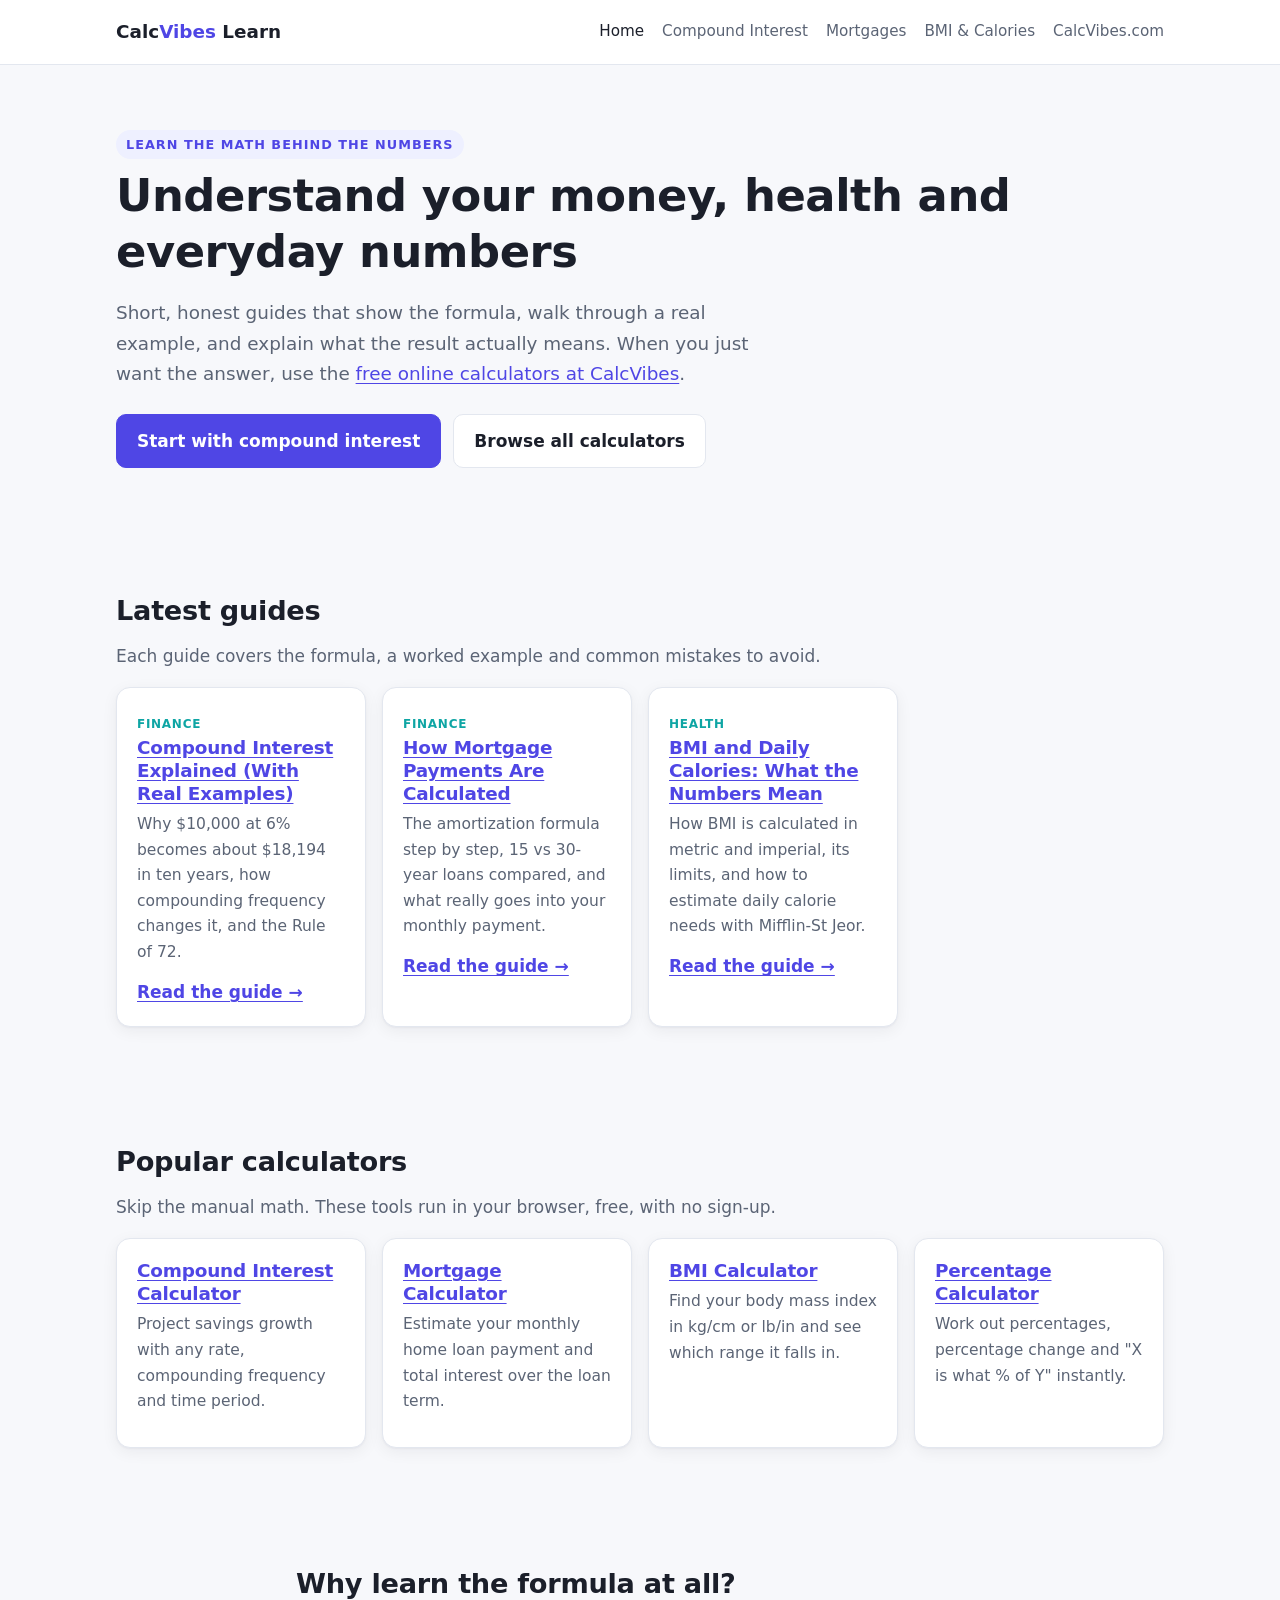
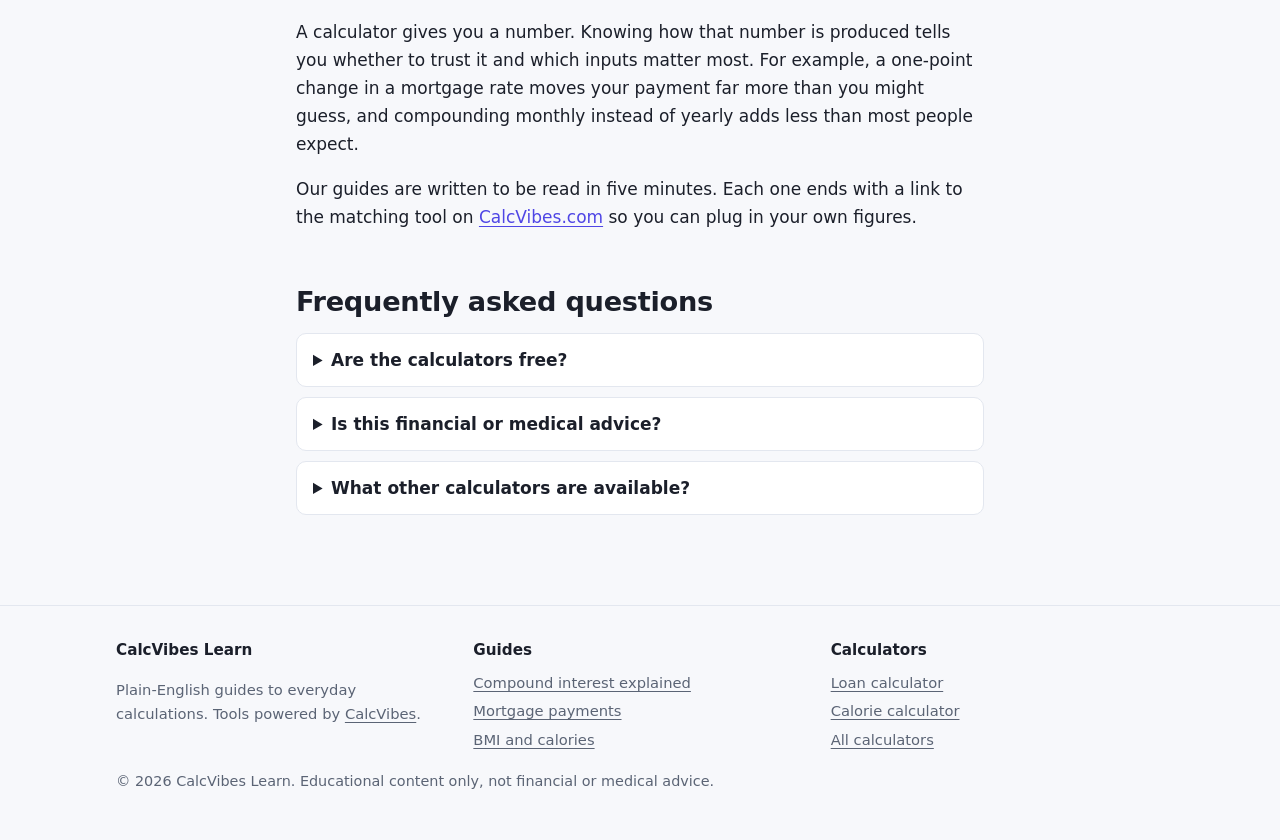
<file: index.html>
<!doctype html>
<html lang="en">
<head>
  <meta charset="utf-8">
  <meta name="viewport" content="width=device-width, initial-scale=1">
  <title>CalcVibes Learn — Plain-English Guides to Money, Math &amp; Health Calculations</title>
  <link rel="icon" href="/favicon.ico" sizes="any">
  <link rel="icon" type="image/png" sizes="32x32" href="/assets/favicon-32x32.png">
  <link rel="icon" type="image/png" sizes="16x16" href="/assets/favicon-16x16.png">
  <link rel="apple-touch-icon" href="/assets/apple-touch-icon.png">
  <meta name="description" content="Clear, worked-example guides to compound interest, mortgage payments, BMI and calories — with free calculators from CalcVibes to check your numbers.">
  <link rel="canonical" href="https://nomioo7.github.io/">
  <meta property="og:type" content="website">
  <meta property="og:title" content="CalcVibes Learn — Guides to Everyday Calculations">
  <meta property="og:description" content="Worked-example guides to compound interest, mortgages, BMI and calories, paired with free online calculators.">
  <meta property="og:url" content="https://nomioo7.github.io/">
  <meta name="theme-color" content="#4f46e5">
  <link rel="stylesheet" href="assets/style.css">
  <script type="application/ld+json">
  {
    "@context": "https://schema.org",
    "@type": "WebSite",
    "name": "CalcVibes Learn",
    "url": "https://nomioo7.github.io/",
    "description": "Plain-English guides to everyday money, math and health calculations.",
    "publisher": { "@type": "Organization", "name": "CalcVibes", "url": "https://calcvibes.com/" }
  }
  </script>
</head>
<body>
  <a class="skip" href="#main">Skip to content</a>
  <header class="site-header">
    <div class="wrap">
      <a class="logo" href="./">Calc<span>Vibes</span> Learn</a>
      <nav class="nav" aria-label="Main">
        <a href="./" aria-current="page">Home</a>
        <a href="blog/compound-interest-guide/">Compound Interest</a>
        <a href="blog/mortgage-payment-guide/">Mortgages</a>
        <a href="blog/bmi-and-calories-guide/">BMI &amp; Calories</a>
        <a href="https://calcvibes.com/">CalcVibes.com</a>
      </nav>
    </div>
  </header>

  <main id="main">
    <section class="hero">
      <div class="wrap">
        <span class="eyebrow">Learn the math behind the numbers</span>
        <h1>Understand your money, health and everyday numbers</h1>
        <p class="lead">
          Short, honest guides that show the formula, walk through a real example, and explain what the result
          actually means. When you just want the answer, use the
          <a href="https://calcvibes.com/">free online calculators at CalcVibes</a>.
        </p>
        <div class="btns">
          <a class="btn primary" href="blog/compound-interest-guide/">Start with compound interest</a>
          <a class="btn" href="https://calcvibes.com/calculators/">Browse all calculators</a>
        </div>
      </div>
    </section>

    <section class="block">
      <div class="wrap">
        <div class="section-head">
          <h2>Latest guides</h2>
          <p>Each guide covers the formula, a worked example and common mistakes to avoid.</p>
        </div>
        <div class="grid">
          <article class="card">
            <span class="tag">Finance</span>
            <h3><a href="blog/compound-interest-guide/">Compound Interest Explained (With Real Examples)</a></h3>
            <p>Why $10,000 at 6% becomes about $18,194 in ten years, how compounding frequency changes it, and the Rule of 72.</p>
            <a class="more" href="blog/compound-interest-guide/">Read the guide →</a>
          </article>
          <article class="card">
            <span class="tag">Finance</span>
            <h3><a href="blog/mortgage-payment-guide/">How Mortgage Payments Are Calculated</a></h3>
            <p>The amortization formula step by step, 15 vs 30-year loans compared, and what really goes into your monthly payment.</p>
            <a class="more" href="blog/mortgage-payment-guide/">Read the guide →</a>
          </article>
          <article class="card">
            <span class="tag">Health</span>
            <h3><a href="blog/bmi-and-calories-guide/">BMI and Daily Calories: What the Numbers Mean</a></h3>
            <p>How BMI is calculated in metric and imperial, its limits, and how to estimate daily calorie needs with Mifflin-St Jeor.</p>
            <a class="more" href="blog/bmi-and-calories-guide/">Read the guide →</a>
          </article>
        </div>
      </div>
    </section>

    <section class="block">
      <div class="wrap">
        <div class="section-head">
          <h2>Popular calculators</h2>
          <p>Skip the manual math. These tools run in your browser, free, with no sign-up.</p>
        </div>
        <div class="grid">
          <div class="card">
            <h3><a href="https://calcvibes.com/finance/compound-interest-calculator/">Compound Interest Calculator</a></h3>
            <p>Project savings growth with any rate, compounding frequency and time period.</p>
          </div>
          <div class="card">
            <h3><a href="https://calcvibes.com/finance/mortgage-calculator/">Mortgage Calculator</a></h3>
            <p>Estimate your monthly home loan payment and total interest over the loan term.</p>
          </div>
          <div class="card">
            <h3><a href="https://calcvibes.com/health/bmi-calculator/">BMI Calculator</a></h3>
            <p>Find your body mass index in kg/cm or lb/in and see which range it falls in.</p>
          </div>
          <div class="card">
            <h3><a href="https://calcvibes.com/calculators/mathematics/percentage-calculator/">Percentage Calculator</a></h3>
            <p>Work out percentages, percentage change and "X is what % of Y" instantly.</p>
          </div>
        </div>
      </div>
    </section>

    <section class="block">
      <div class="wrap" style="max-width: var(--prose);">
        <h2>Why learn the formula at all?</h2>
        <p>
          A calculator gives you a number. Knowing how that number is produced tells you whether to trust it and
          which inputs matter most. For example, a one-point change in a mortgage rate moves your payment far more
          than you might guess, and compounding monthly instead of yearly adds less than most people expect.
        </p>
        <p>
          Our guides are written to be read in five minutes. Each one ends with a link to the matching tool on
          <a href="https://calcvibes.com/">CalcVibes.com</a> so you can plug in your own figures.
        </p>

        <h2>Frequently asked questions</h2>
        <details>
          <summary>Are the calculators free?</summary>
          <p>Yes. Every calculator on CalcVibes is free to use in your browser, with no account required.</p>
        </details>
        <details>
          <summary>Is this financial or medical advice?</summary>
          <p>No. These guides explain how standard formulas work. For decisions about loans, investments or your health, speak to a qualified professional.</p>
        </details>
        <details>
          <summary>What other calculators are available?</summary>
          <p>CalcVibes covers finance, health, math, date and time, construction, education and unit conversion. See the <a href="https://calcvibes.com/calculators/">full calculator directory</a>.</p>
        </details>
      </div>
    </section>
  </main>

  <footer class="site-footer">
    <div class="wrap">
      <div class="cols">
        <div>
          <h4>CalcVibes Learn</h4>
          <p>Plain-English guides to everyday calculations. Tools powered by <a href="https://calcvibes.com/">CalcVibes</a>.</p>
        </div>
        <div>
          <h4>Guides</h4>
          <ul>
            <li><a href="blog/compound-interest-guide/">Compound interest explained</a></li>
            <li><a href="blog/mortgage-payment-guide/">Mortgage payments</a></li>
            <li><a href="blog/bmi-and-calories-guide/">BMI and calories</a></li>
          </ul>
        </div>
        <div>
          <h4>Calculators</h4>
          <ul>
            <li><a href="https://calcvibes.com/calculators/finance/loan-calculator/">Loan calculator</a></li>
            <li><a href="https://calcvibes.com/health/calorie-calculator/">Calorie calculator</a></li>
            <li><a href="https://calcvibes.com/calculators/">All calculators</a></li>
          </ul>
        </div>
      </div>
      <p class="note">© 2026 CalcVibes Learn. Educational content only, not financial or medical advice.</p>
    </div>
  </footer>
</body>
</html>
</file>
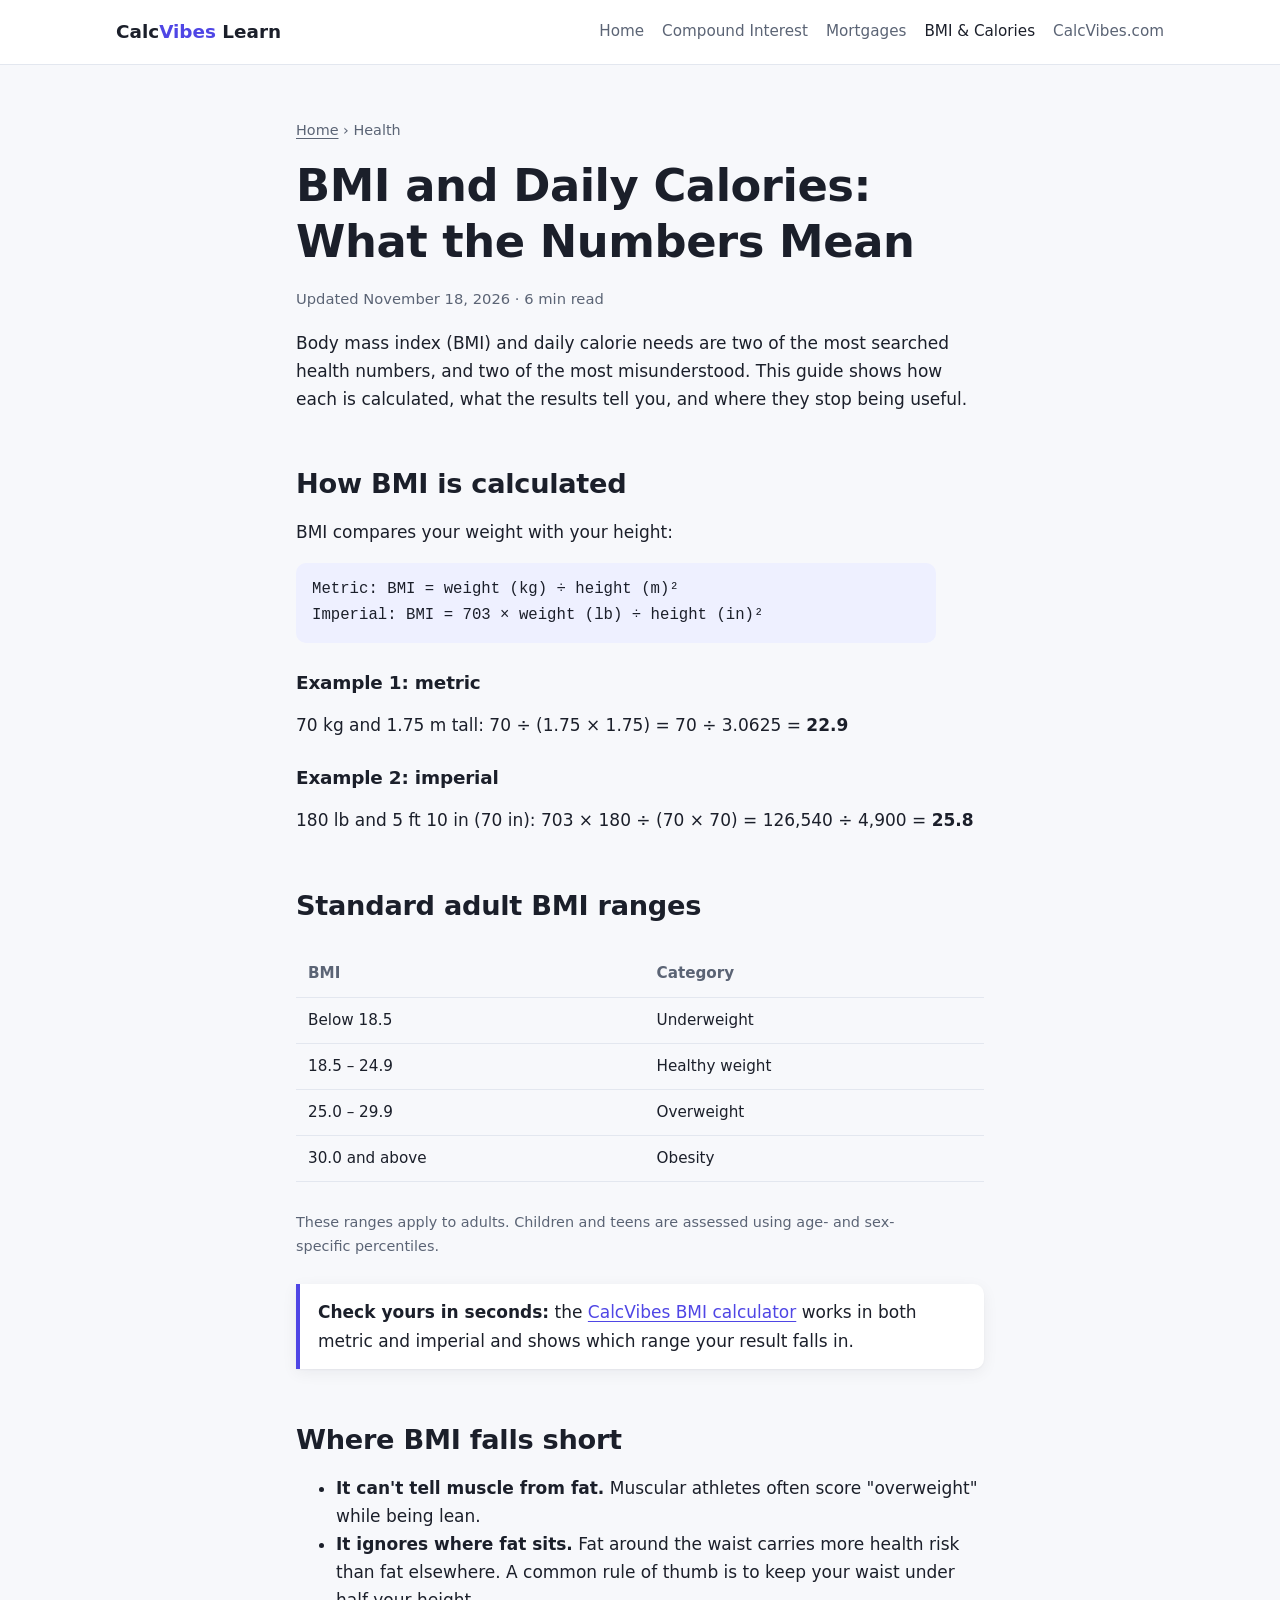
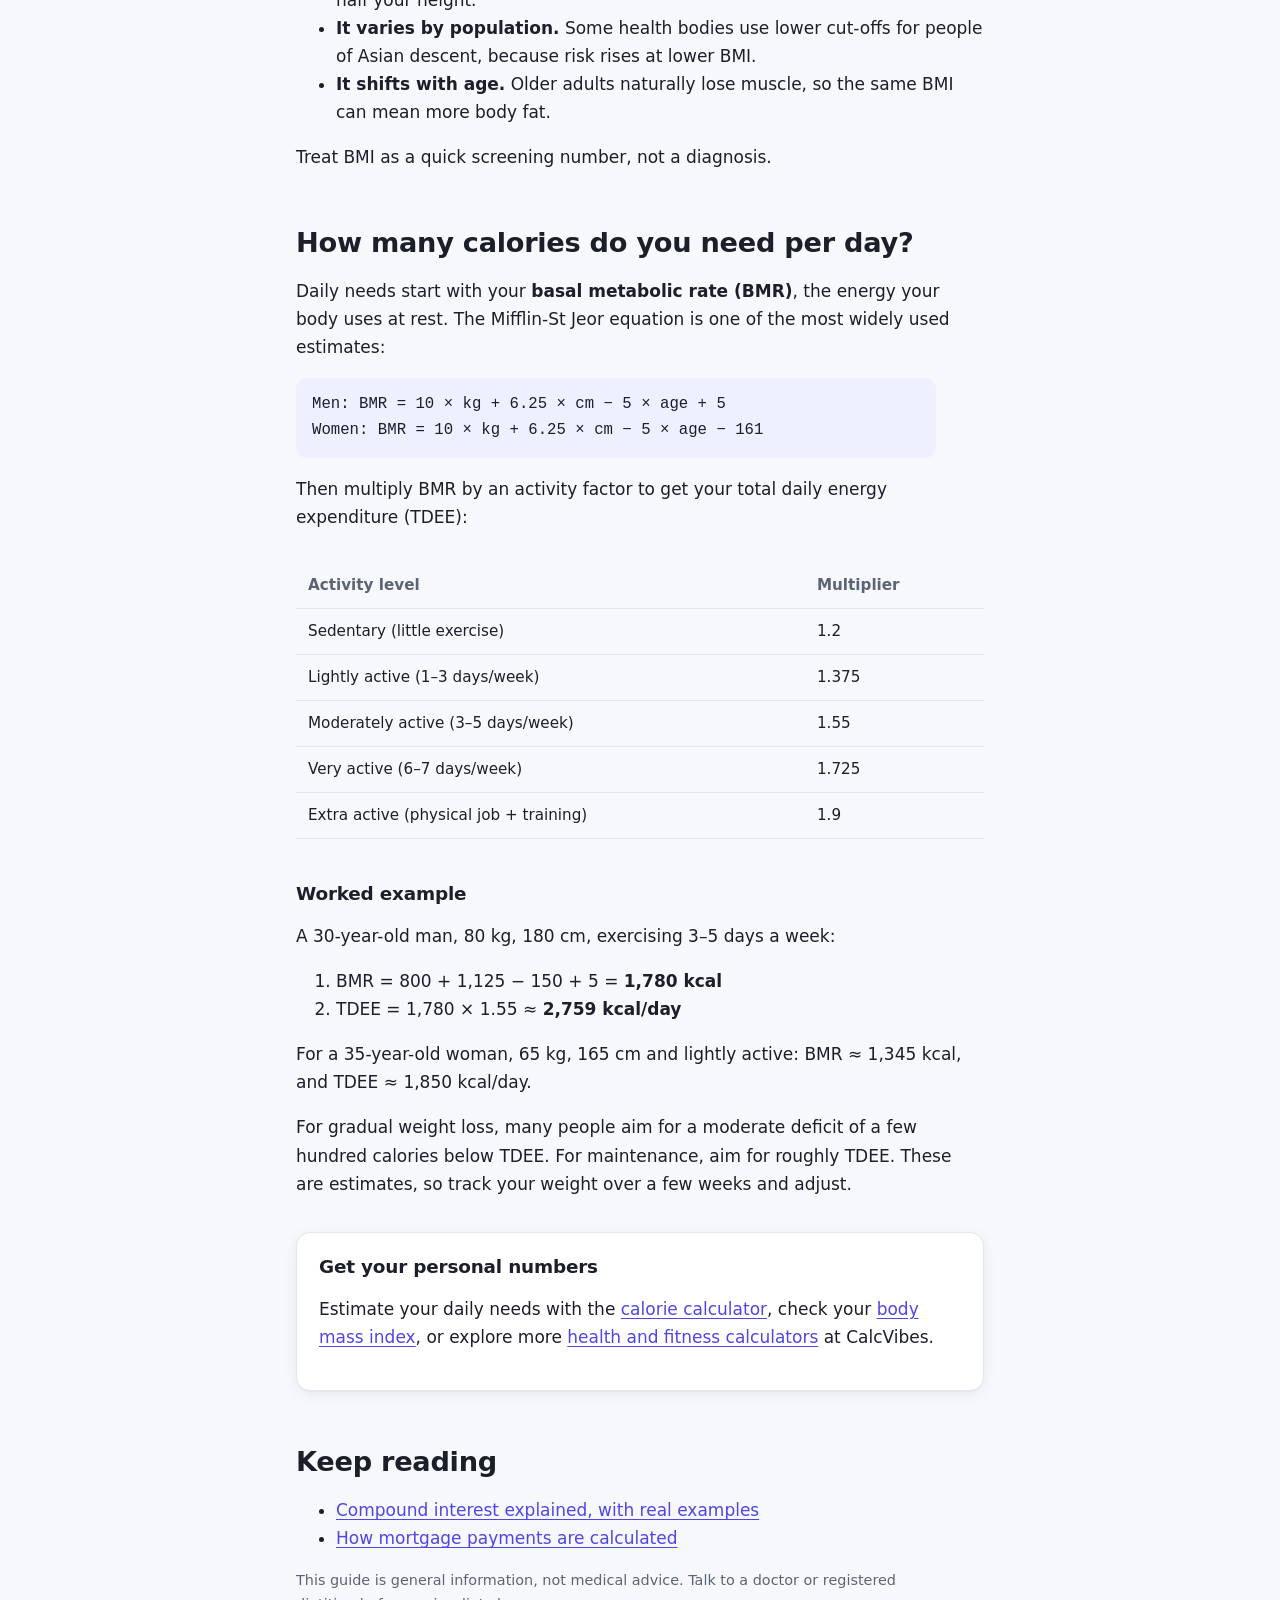
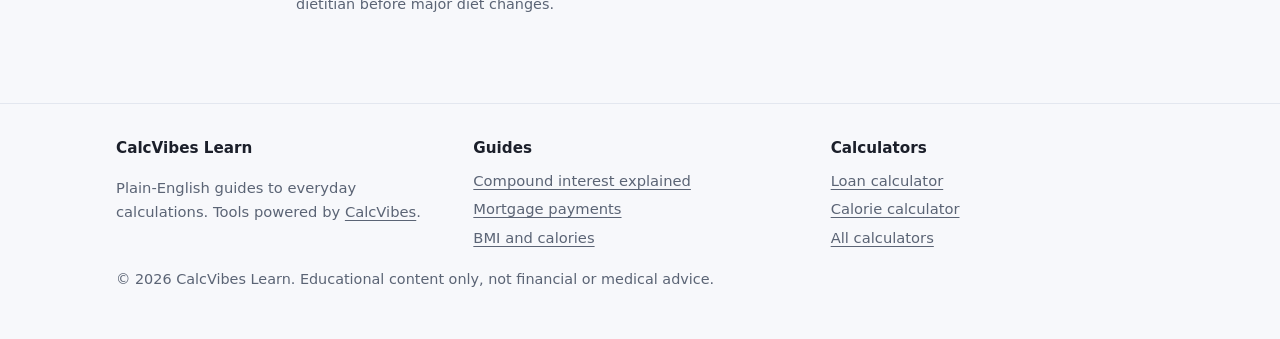
<file: blog/bmi-and-calories-guide/index.html>
<!doctype html>
<html lang="en">
<head>
  <meta charset="utf-8">
  <meta name="viewport" content="width=device-width, initial-scale=1">
  <title>BMI and Daily Calories: How to Calculate Them and What They Mean | CalcVibes Learn</title>
  <link rel="icon" href="/favicon.ico" sizes="any">
  <link rel="icon" type="image/png" sizes="32x32" href="/assets/favicon-32x32.png">
  <link rel="icon" type="image/png" sizes="16x16" href="/assets/favicon-16x16.png">
  <link rel="apple-touch-icon" href="/assets/apple-touch-icon.png">
  <meta name="description" content="How to calculate BMI in metric and imperial units, what the ranges mean and where BMI falls short, plus how to estimate daily calorie needs with Mifflin-St Jeor.">
  <link rel="canonical" href="https://nomioo7.github.io/blog/bmi-and-calories-guide/">
  <meta property="og:type" content="article">
  <meta property="og:title" content="BMI and Daily Calories: What the Numbers Mean">
  <meta property="og:description" content="BMI formulas, ranges and limits, plus a step-by-step daily calorie estimate.">
  <meta property="og:url" content="https://nomioo7.github.io/blog/bmi-and-calories-guide/">
  <link rel="stylesheet" href="../../assets/style.css">
  <script type="application/ld+json">
  {
    "@context": "https://schema.org",
    "@type": "BlogPosting",
    "headline": "BMI and Daily Calories: What the Numbers Mean",
    "datePublished": "2026-11-18",
    "dateModified": "2026-11-18",
    "author": { "@type": "Organization", "name": "CalcVibes", "url": "https://calcvibes.com/" },
    "mainEntityOfPage": "https://nomioo7.github.io/blog/bmi-and-calories-guide/"
  }
  </script>
</head>
<body>
  <a class="skip" href="#main">Skip to content</a>
  <header class="site-header">
    <div class="wrap">
      <a class="logo" href="../../">Calc<span>Vibes</span> Learn</a>
      <nav class="nav" aria-label="Main">
        <a href="../../">Home</a>
        <a href="../compound-interest-guide/">Compound Interest</a>
        <a href="../mortgage-payment-guide/">Mortgages</a>
        <a href="../bmi-and-calories-guide/" aria-current="page">BMI &amp; Calories</a>
        <a href="https://calcvibes.com/">CalcVibes.com</a>
      </nav>
    </div>
  </header>

  <main id="main" class="article">
    <p class="crumbs"><a href="../../">Home</a> › Health</p>
    <h1>BMI and Daily Calories: What the Numbers Mean</h1>
    <p class="meta">Updated November 18, 2026 · 6 min read</p>

    <p>
      Body mass index (BMI) and daily calorie needs are two of the most searched health numbers, and two of the
      most misunderstood. This guide shows how each is calculated, what the results tell you, and where they
      stop being useful.
    </p>

    <h2>How BMI is calculated</h2>
    <p>BMI compares your weight with your height:</p>
    <p class="formula">Metric: BMI = weight (kg) ÷ height (m)²<br>Imperial: BMI = 703 × weight (lb) ÷ height (in)²</p>

    <h3>Example 1: metric</h3>
    <p>70 kg and 1.75 m tall: 70 ÷ (1.75 × 1.75) = 70 ÷ 3.0625 = <strong>22.9</strong></p>

    <h3>Example 2: imperial</h3>
    <p>180 lb and 5 ft 10 in (70 in): 703 × 180 ÷ (70 × 70) = 126,540 ÷ 4,900 = <strong>25.8</strong></p>

    <h2>Standard adult BMI ranges</h2>
    <div class="table-scroll">
      <table>
        <thead><tr><th>BMI</th><th>Category</th></tr></thead>
        <tbody>
          <tr><td>Below 18.5</td><td>Underweight</td></tr>
          <tr><td>18.5 – 24.9</td><td>Healthy weight</td></tr>
          <tr><td>25.0 – 29.9</td><td>Overweight</td></tr>
          <tr><td>30.0 and above</td><td>Obesity</td></tr>
        </tbody>
      </table>
    </div>
    <p class="note">These ranges apply to adults. Children and teens are assessed using age- and sex-specific percentiles.</p>

    <div class="callout">
      <strong>Check yours in seconds:</strong> the
      <a href="https://calcvibes.com/health/bmi-calculator/">CalcVibes BMI calculator</a> works in both metric
      and imperial and shows which range your result falls in.
    </div>

    <h2>Where BMI falls short</h2>
    <ul>
      <li><strong>It can't tell muscle from fat.</strong> Muscular athletes often score "overweight" while being lean.</li>
      <li><strong>It ignores where fat sits.</strong> Fat around the waist carries more health risk than fat elsewhere. A common rule of thumb is to keep your waist under half your height.</li>
      <li><strong>It varies by population.</strong> Some health bodies use lower cut-offs for people of Asian descent, because risk rises at lower BMI.</li>
      <li><strong>It shifts with age.</strong> Older adults naturally lose muscle, so the same BMI can mean more body fat.</li>
    </ul>
    <p>Treat BMI as a quick screening number, not a diagnosis.</p>

    <h2>How many calories do you need per day?</h2>
    <p>
      Daily needs start with your <strong>basal metabolic rate (BMR)</strong>, the energy your body uses at rest.
      The Mifflin-St Jeor equation is one of the most widely used estimates:
    </p>
    <p class="formula">Men: BMR = 10 × kg + 6.25 × cm − 5 × age + 5<br>Women: BMR = 10 × kg + 6.25 × cm − 5 × age − 161</p>
    <p>Then multiply BMR by an activity factor to get your total daily energy expenditure (TDEE):</p>
    <div class="table-scroll">
      <table>
        <thead><tr><th>Activity level</th><th>Multiplier</th></tr></thead>
        <tbody>
          <tr><td>Sedentary (little exercise)</td><td>1.2</td></tr>
          <tr><td>Lightly active (1–3 days/week)</td><td>1.375</td></tr>
          <tr><td>Moderately active (3–5 days/week)</td><td>1.55</td></tr>
          <tr><td>Very active (6–7 days/week)</td><td>1.725</td></tr>
          <tr><td>Extra active (physical job + training)</td><td>1.9</td></tr>
        </tbody>
      </table>
    </div>

    <h3>Worked example</h3>
    <p>A 30-year-old man, 80 kg, 180 cm, exercising 3–5 days a week:</p>
    <ol>
      <li>BMR = 800 + 1,125 − 150 + 5 = <strong>1,780 kcal</strong></li>
      <li>TDEE = 1,780 × 1.55 ≈ <strong>2,759 kcal/day</strong></li>
    </ol>
    <p>
      For a 35-year-old woman, 65 kg, 165 cm and lightly active: BMR ≈ 1,345 kcal, and TDEE ≈ 1,850 kcal/day.
    </p>
    <p>
      For gradual weight loss, many people aim for a moderate deficit of a few hundred calories below TDEE.
      For maintenance, aim for roughly TDEE. These are estimates, so track your weight over a few weeks and adjust.
    </p>

    <div class="cta">
      <h3>Get your personal numbers</h3>
      <p>Estimate your daily needs with the <a href="https://calcvibes.com/health/calorie-calculator/">calorie calculator</a>, check your <a href="https://calcvibes.com/health/bmi-calculator/">body mass index</a>, or explore more <a href="https://calcvibes.com/calculators/">health and fitness calculators</a> at CalcVibes.</p>
    </div>

    <h2>Keep reading</h2>
    <ul>
      <li><a href="../compound-interest-guide/">Compound interest explained, with real examples</a></li>
      <li><a href="../mortgage-payment-guide/">How mortgage payments are calculated</a></li>
    </ul>
    <p class="note">This guide is general information, not medical advice. Talk to a doctor or registered dietitian before major diet changes.</p>
  </main>

  <footer class="site-footer">
    <div class="wrap">
      <div class="cols">
        <div>
          <h4>CalcVibes Learn</h4>
          <p>Plain-English guides to everyday calculations. Tools powered by <a href="https://calcvibes.com/">CalcVibes</a>.</p>
        </div>
        <div>
          <h4>Guides</h4>
          <ul>
            <li><a href="../compound-interest-guide/">Compound interest explained</a></li>
            <li><a href="../mortgage-payment-guide/">Mortgage payments</a></li>
            <li><a href="../bmi-and-calories-guide/">BMI and calories</a></li>
          </ul>
        </div>
        <div>
          <h4>Calculators</h4>
          <ul>
            <li><a href="https://calcvibes.com/calculators/finance/loan-calculator/">Loan calculator</a></li>
            <li><a href="https://calcvibes.com/health/calorie-calculator/">Calorie calculator</a></li>
            <li><a href="https://calcvibes.com/calculators/">All calculators</a></li>
          </ul>
        </div>
      </div>
      <p class="note">© 2026 CalcVibes Learn. Educational content only, not financial or medical advice.</p>
    </div>
  </footer>
</body>
</html>
</file>
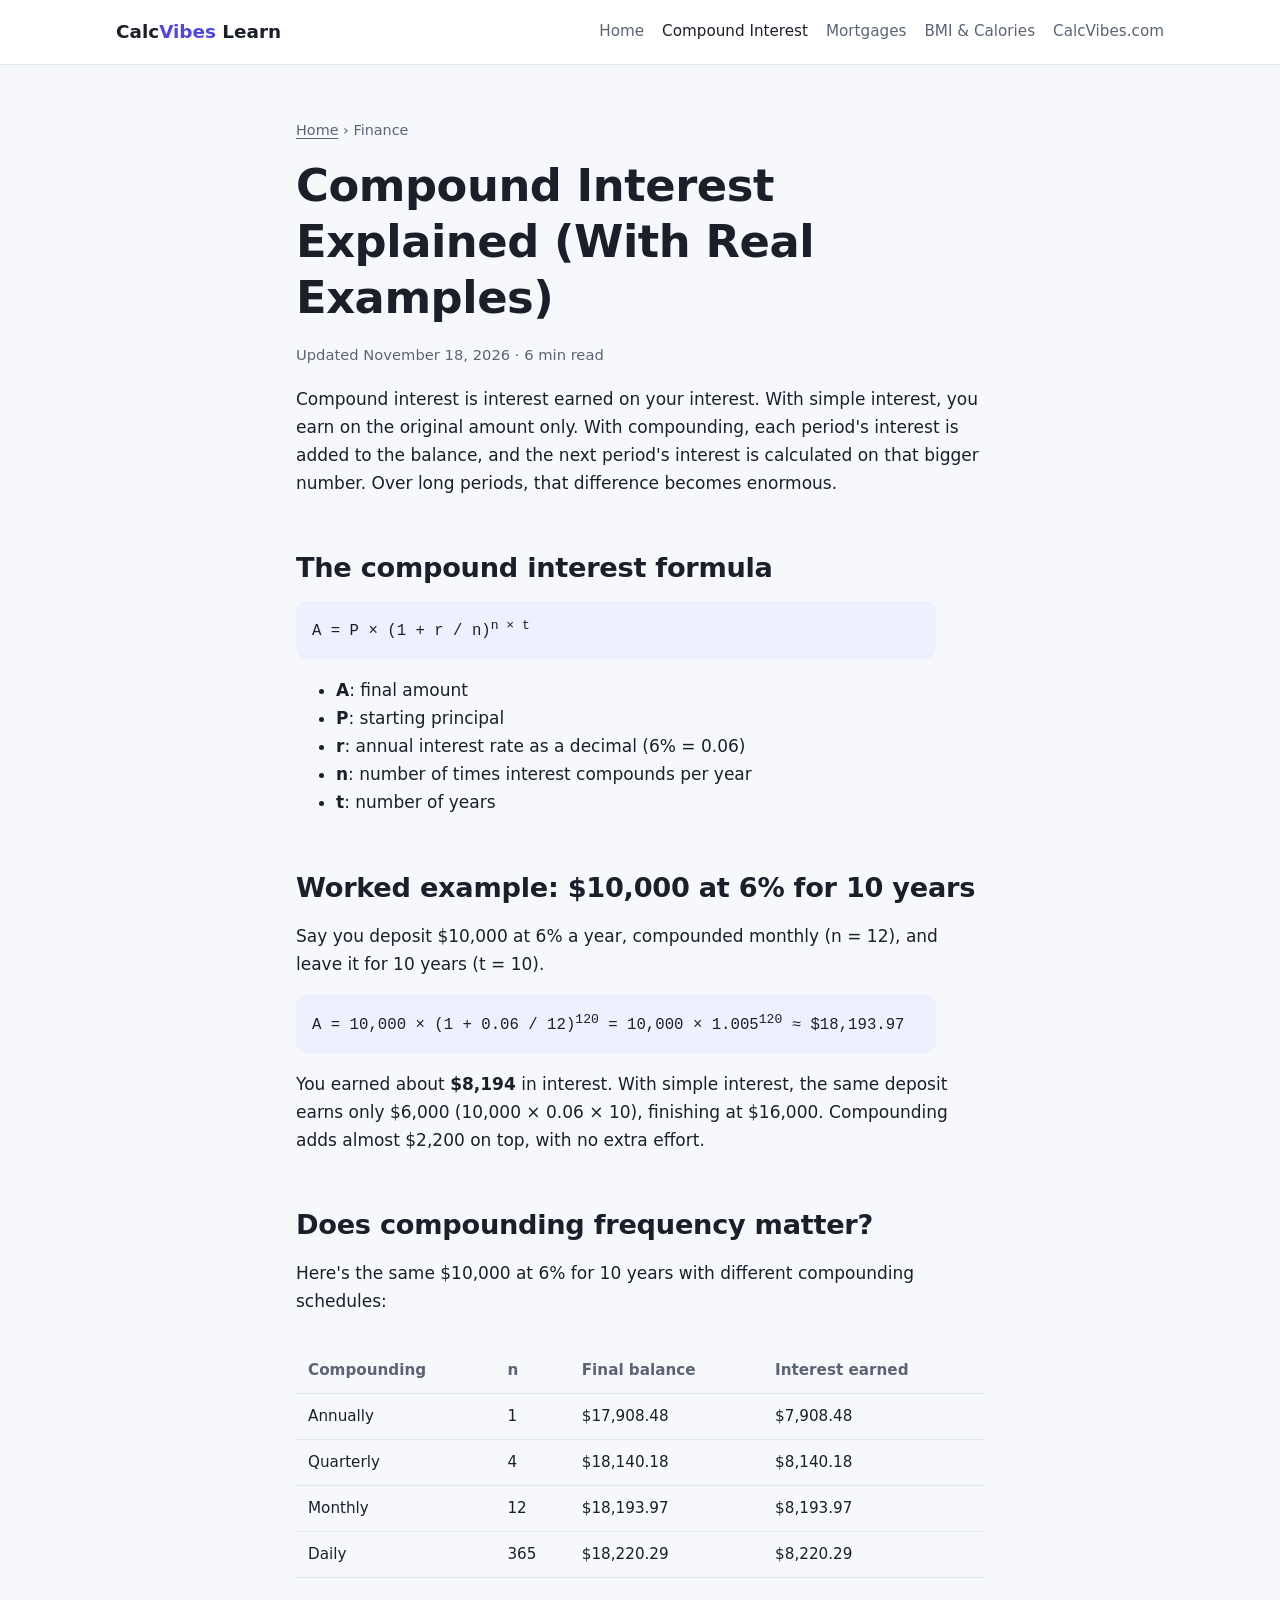
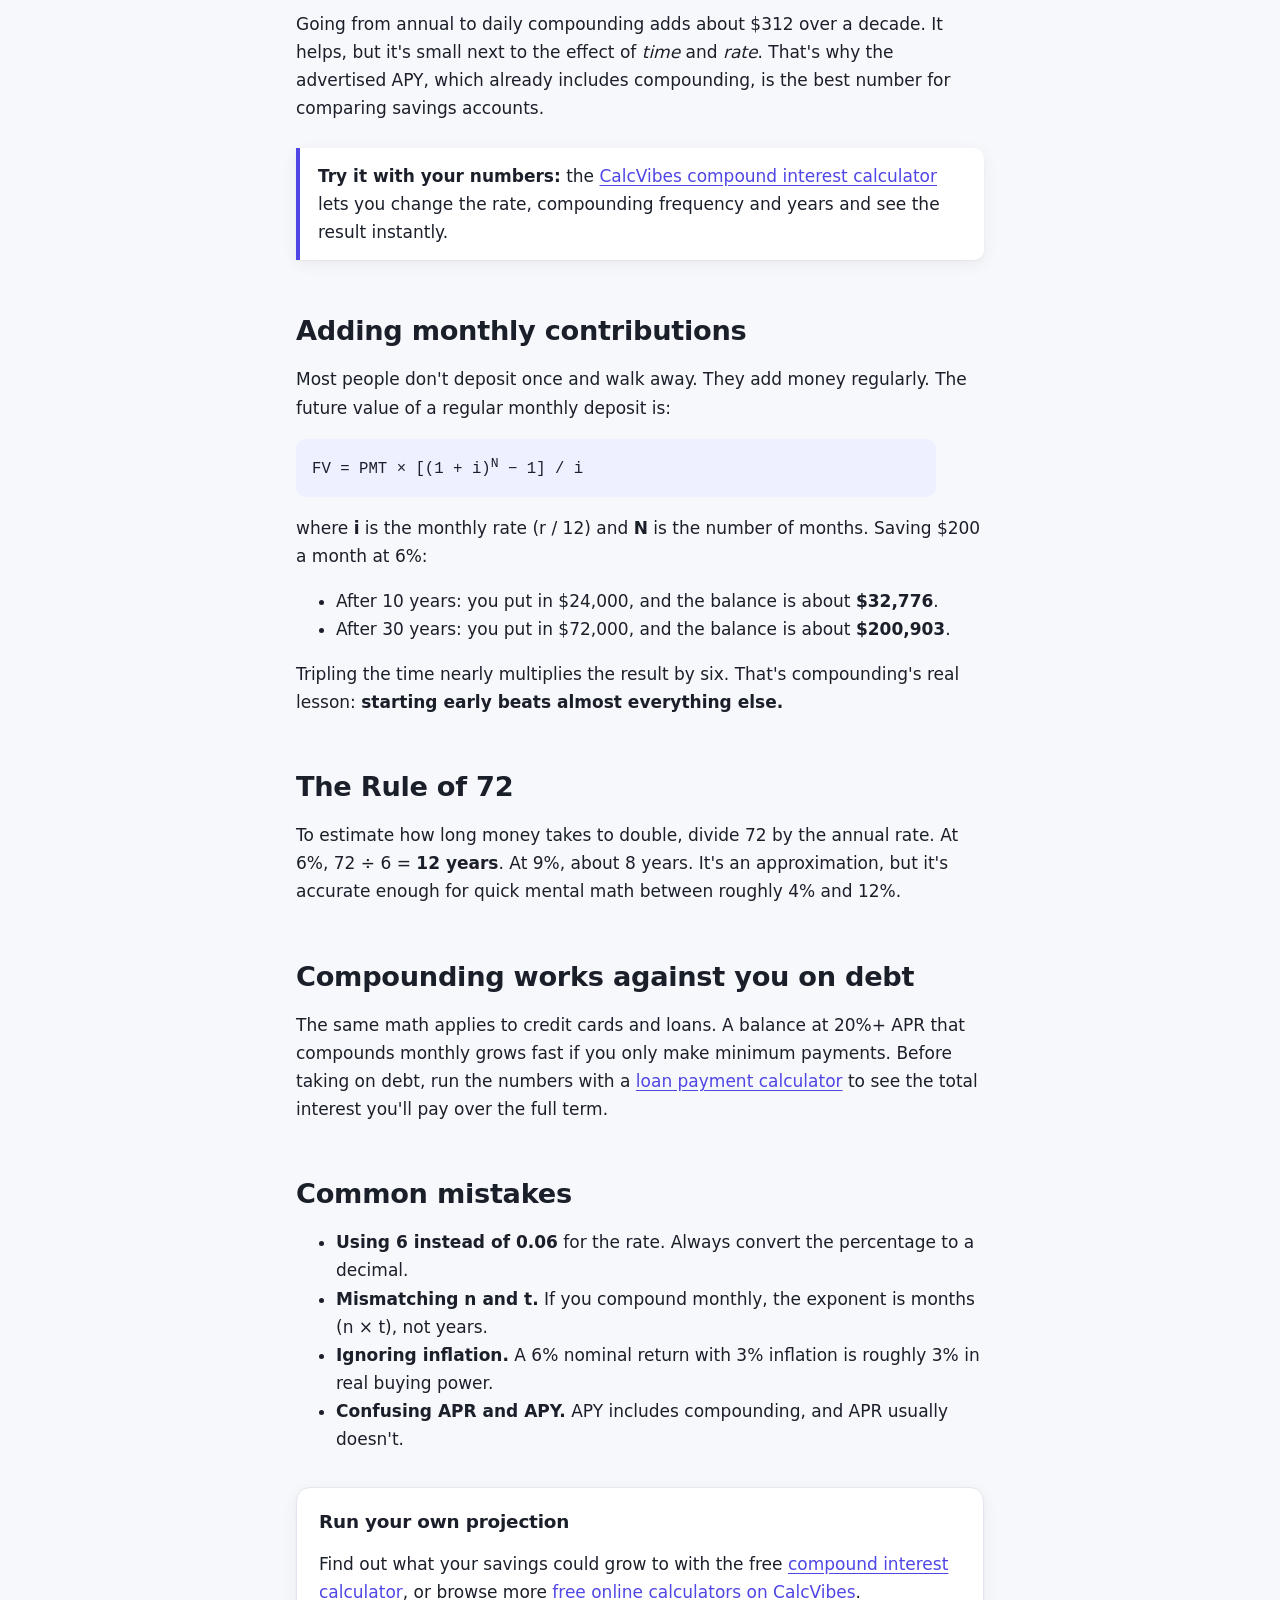
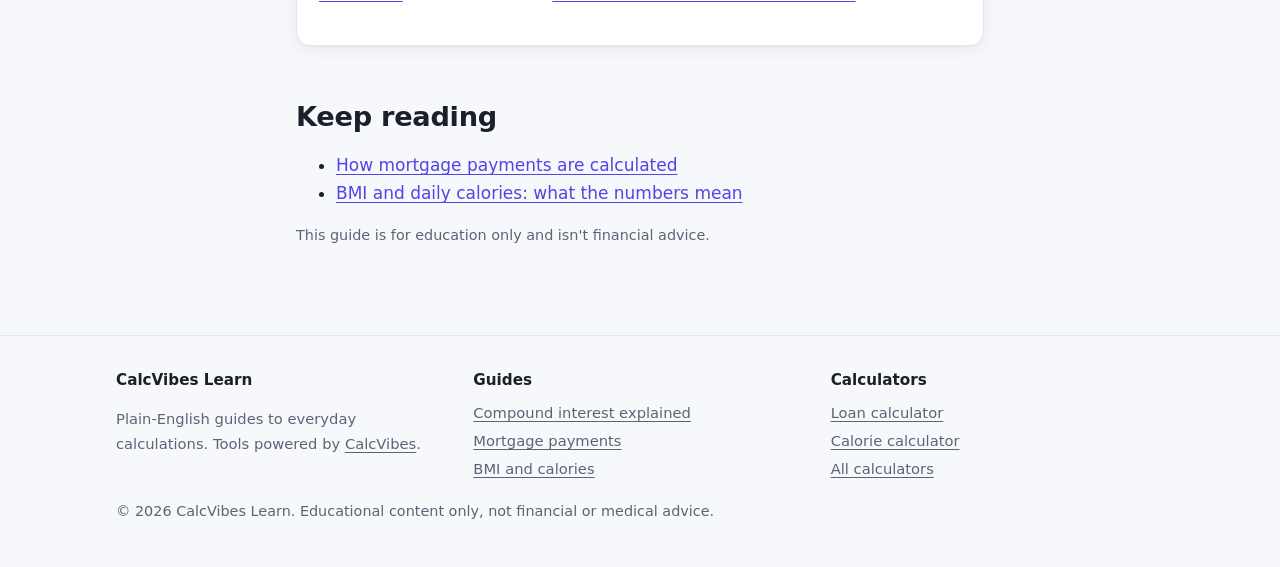
<file: blog/compound-interest-guide/index.html>
<!doctype html>
<html lang="en">
<head>
  <meta charset="utf-8">
  <meta name="viewport" content="width=device-width, initial-scale=1">
  <title>Compound Interest Explained: Formula, Examples &amp; the Rule of 72 | CalcVibes Learn</title>
  <link rel="icon" href="/favicon.ico" sizes="any">
  <link rel="icon" type="image/png" sizes="32x32" href="/assets/favicon-32x32.png">
  <link rel="icon" type="image/png" sizes="16x16" href="/assets/favicon-16x16.png">
  <link rel="apple-touch-icon" href="/assets/apple-touch-icon.png">
  <meta name="description" content="Learn how compound interest works with the A = P(1 + r/n)^(nt) formula, worked examples, compounding frequency comparisons and the Rule of 72.">
  <link rel="canonical" href="https://nomioo7.github.io/blog/compound-interest-guide/">
  <meta property="og:type" content="article">
  <meta property="og:title" content="Compound Interest Explained (With Real Examples)">
  <meta property="og:description" content="The formula, worked examples, and why compounding frequency matters less than time.">
  <meta property="og:url" content="https://nomioo7.github.io/blog/compound-interest-guide/">
  <link rel="stylesheet" href="../../assets/style.css">
  <script type="application/ld+json">
  {
    "@context": "https://schema.org",
    "@type": "BlogPosting",
    "headline": "Compound Interest Explained (With Real Examples)",
    "datePublished": "2026-11-18",
    "dateModified": "2026-11-18",
    "author": { "@type": "Organization", "name": "CalcVibes", "url": "https://calcvibes.com/" },
    "mainEntityOfPage": "https://nomioo7.github.io/blog/compound-interest-guide/"
  }
  </script>
</head>
<body>
  <a class="skip" href="#main">Skip to content</a>
  <header class="site-header">
    <div class="wrap">
      <a class="logo" href="../../">Calc<span>Vibes</span> Learn</a>
      <nav class="nav" aria-label="Main">
        <a href="../../">Home</a>
        <a href="../compound-interest-guide/" aria-current="page">Compound Interest</a>
        <a href="../mortgage-payment-guide/">Mortgages</a>
        <a href="../bmi-and-calories-guide/">BMI &amp; Calories</a>
        <a href="https://calcvibes.com/">CalcVibes.com</a>
      </nav>
    </div>
  </header>

  <main id="main" class="article">
    <p class="crumbs"><a href="../../">Home</a> › Finance</p>
    <h1>Compound Interest Explained (With Real Examples)</h1>
    <p class="meta">Updated November 18, 2026 · 6 min read</p>

    <p>
      Compound interest is interest earned on your interest. With simple interest, you earn on the original
      amount only. With compounding, each period's interest is added to the balance, and the next period's
      interest is calculated on that bigger number. Over long periods, that difference becomes enormous.
    </p>

    <h2>The compound interest formula</h2>
    <p class="formula">A = P × (1 + r / n)<sup>n × t</sup></p>
    <ul>
      <li><strong>A</strong>: final amount</li>
      <li><strong>P</strong>: starting principal</li>
      <li><strong>r</strong>: annual interest rate as a decimal (6% = 0.06)</li>
      <li><strong>n</strong>: number of times interest compounds per year</li>
      <li><strong>t</strong>: number of years</li>
    </ul>

    <h2>Worked example: $10,000 at 6% for 10 years</h2>
    <p>
      Say you deposit $10,000 at 6% a year, compounded monthly (n = 12), and leave it for 10 years (t = 10).
    </p>
    <p class="formula">A = 10,000 × (1 + 0.06 / 12)<sup>120</sup> = 10,000 × 1.005<sup>120</sup> ≈ $18,193.97</p>
    <p>
      You earned about <strong>$8,194</strong> in interest. With simple interest, the same deposit earns only
      $6,000 (10,000 × 0.06 × 10), finishing at $16,000. Compounding adds almost $2,200 on top, with no extra effort.
    </p>

    <h2>Does compounding frequency matter?</h2>
    <p>Here's the same $10,000 at 6% for 10 years with different compounding schedules:</p>
    <div class="table-scroll">
      <table>
        <thead><tr><th>Compounding</th><th>n</th><th>Final balance</th><th>Interest earned</th></tr></thead>
        <tbody>
          <tr><td>Annually</td><td>1</td><td>$17,908.48</td><td>$7,908.48</td></tr>
          <tr><td>Quarterly</td><td>4</td><td>$18,140.18</td><td>$8,140.18</td></tr>
          <tr><td>Monthly</td><td>12</td><td>$18,193.97</td><td>$8,193.97</td></tr>
          <tr><td>Daily</td><td>365</td><td>$18,220.29</td><td>$8,220.29</td></tr>
        </tbody>
      </table>
    </div>
    <p>
      Going from annual to daily compounding adds about $312 over a decade. It helps, but it's small next to
      the effect of <em>time</em> and <em>rate</em>. That's why the advertised APY, which already includes
      compounding, is the best number for comparing savings accounts.
    </p>

    <div class="callout">
      <strong>Try it with your numbers:</strong> the
      <a href="https://calcvibes.com/finance/compound-interest-calculator/">CalcVibes compound interest calculator</a>
      lets you change the rate, compounding frequency and years and see the result instantly.
    </div>

    <h2>Adding monthly contributions</h2>
    <p>
      Most people don't deposit once and walk away. They add money regularly. The future value of a regular
      monthly deposit is:
    </p>
    <p class="formula">FV = PMT × [(1 + i)<sup>N</sup> − 1] / i</p>
    <p>
      where <strong>i</strong> is the monthly rate (r / 12) and <strong>N</strong> is the number of months.
      Saving $200 a month at 6%:
    </p>
    <ul>
      <li>After 10 years: you put in $24,000, and the balance is about <strong>$32,776</strong>.</li>
      <li>After 30 years: you put in $72,000, and the balance is about <strong>$200,903</strong>.</li>
    </ul>
    <p>
      Tripling the time nearly multiplies the result by six. That's compounding's real lesson:
      <strong>starting early beats almost everything else.</strong>
    </p>

    <h2>The Rule of 72</h2>
    <p>
      To estimate how long money takes to double, divide 72 by the annual rate. At 6%, 72 ÷ 6 = <strong>12 years</strong>.
      At 9%, about 8 years. It's an approximation, but it's accurate enough for quick mental math between roughly 4% and 12%.
    </p>

    <h2>Compounding works against you on debt</h2>
    <p>
      The same math applies to credit cards and loans. A balance at 20%+ APR that compounds monthly grows fast
      if you only make minimum payments. Before taking on debt, run the numbers with a
      <a href="https://calcvibes.com/calculators/finance/loan-calculator/">loan payment calculator</a> to see the
      total interest you'll pay over the full term.
    </p>

    <h2>Common mistakes</h2>
    <ul>
      <li><strong>Using 6 instead of 0.06</strong> for the rate. Always convert the percentage to a decimal.</li>
      <li><strong>Mismatching n and t.</strong> If you compound monthly, the exponent is months (n × t), not years.</li>
      <li><strong>Ignoring inflation.</strong> A 6% nominal return with 3% inflation is roughly 3% in real buying power.</li>
      <li><strong>Confusing APR and APY.</strong> APY includes compounding, and APR usually doesn't.</li>
    </ul>

    <div class="cta">
      <h3>Run your own projection</h3>
      <p>Find out what your savings could grow to with the free <a href="https://calcvibes.com/finance/compound-interest-calculator/">compound interest calculator</a>, or browse more <a href="https://calcvibes.com/">free online calculators on CalcVibes</a>.</p>
    </div>

    <h2>Keep reading</h2>
    <ul>
      <li><a href="../mortgage-payment-guide/">How mortgage payments are calculated</a></li>
      <li><a href="../bmi-and-calories-guide/">BMI and daily calories: what the numbers mean</a></li>
    </ul>
    <p class="note">This guide is for education only and isn't financial advice.</p>
  </main>

  <footer class="site-footer">
    <div class="wrap">
      <div class="cols">
        <div>
          <h4>CalcVibes Learn</h4>
          <p>Plain-English guides to everyday calculations. Tools powered by <a href="https://calcvibes.com/">CalcVibes</a>.</p>
        </div>
        <div>
          <h4>Guides</h4>
          <ul>
            <li><a href="../compound-interest-guide/">Compound interest explained</a></li>
            <li><a href="../mortgage-payment-guide/">Mortgage payments</a></li>
            <li><a href="../bmi-and-calories-guide/">BMI and calories</a></li>
          </ul>
        </div>
        <div>
          <h4>Calculators</h4>
          <ul>
            <li><a href="https://calcvibes.com/calculators/finance/loan-calculator/">Loan calculator</a></li>
            <li><a href="https://calcvibes.com/health/calorie-calculator/">Calorie calculator</a></li>
            <li><a href="https://calcvibes.com/calculators/">All calculators</a></li>
          </ul>
        </div>
      </div>
      <p class="note">© 2026 CalcVibes Learn. Educational content only, not financial or medical advice.</p>
    </div>
  </footer>
</body>
</html>
</file>
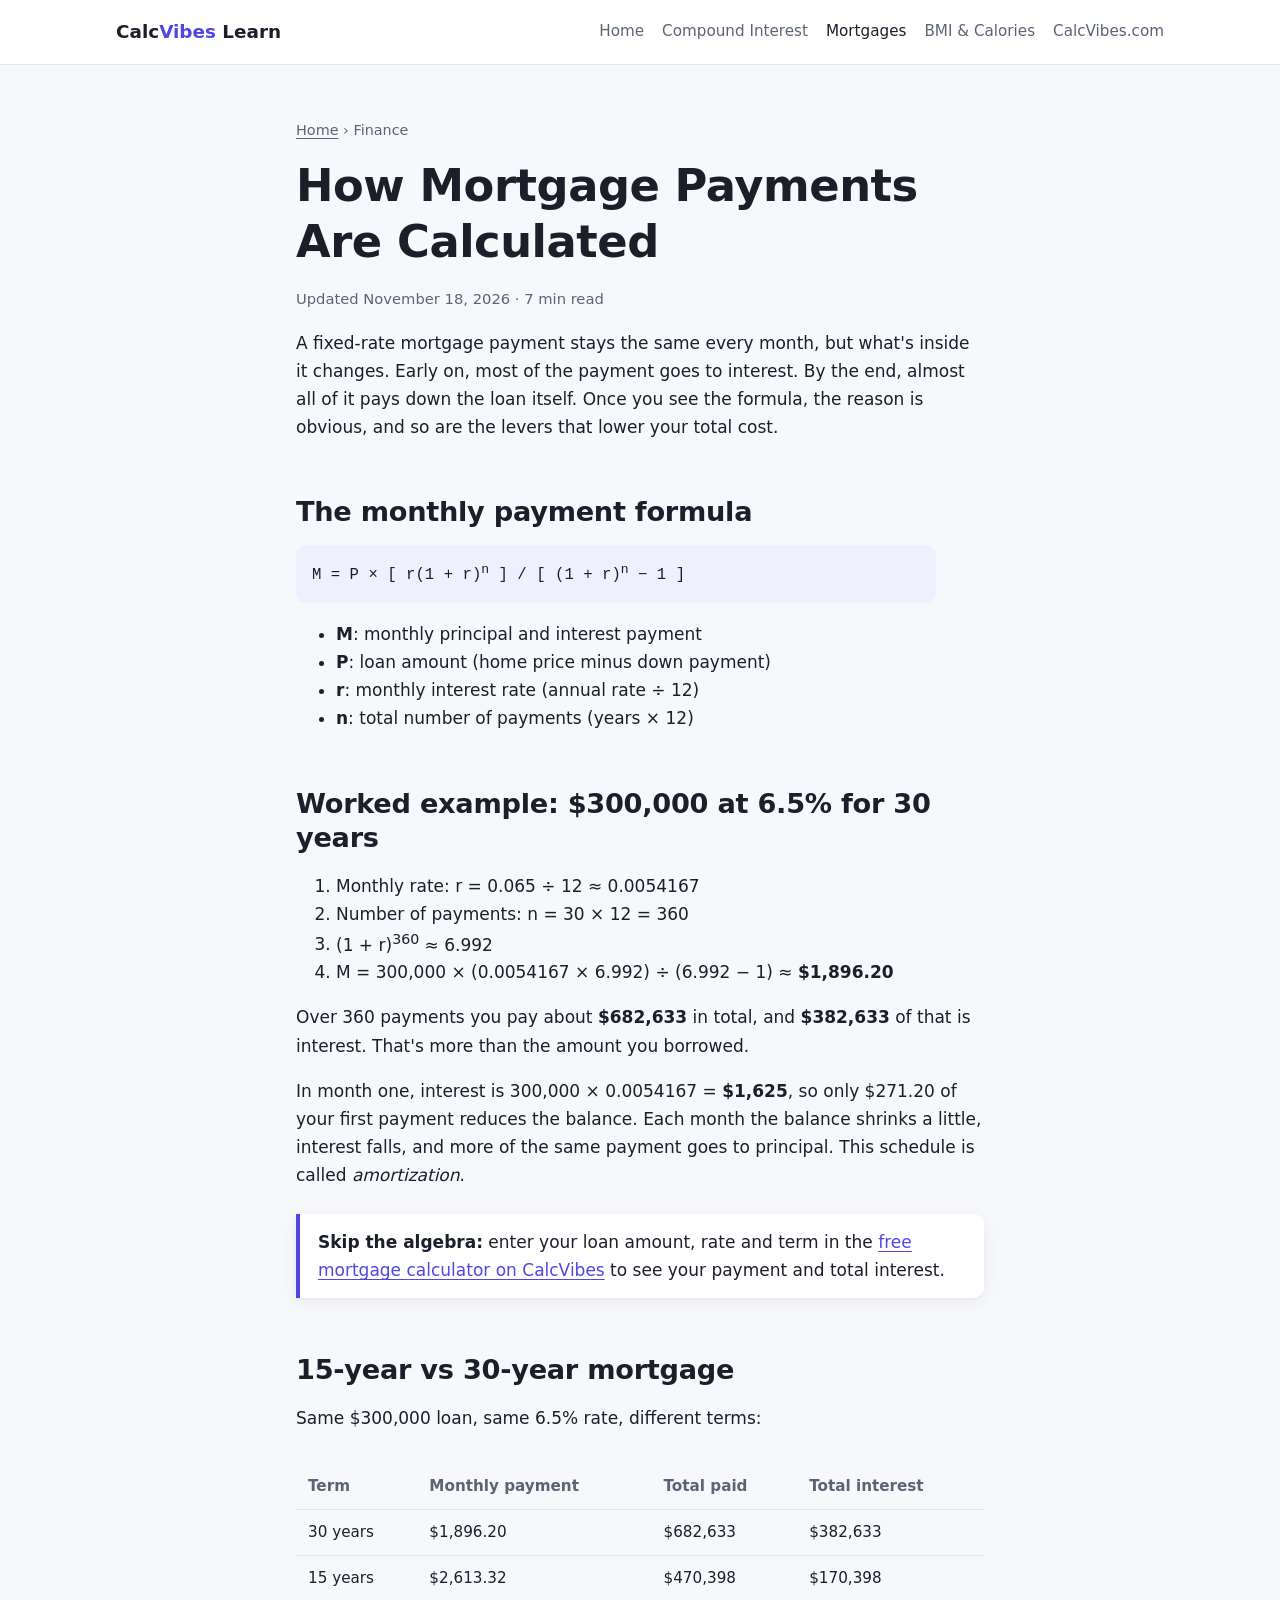
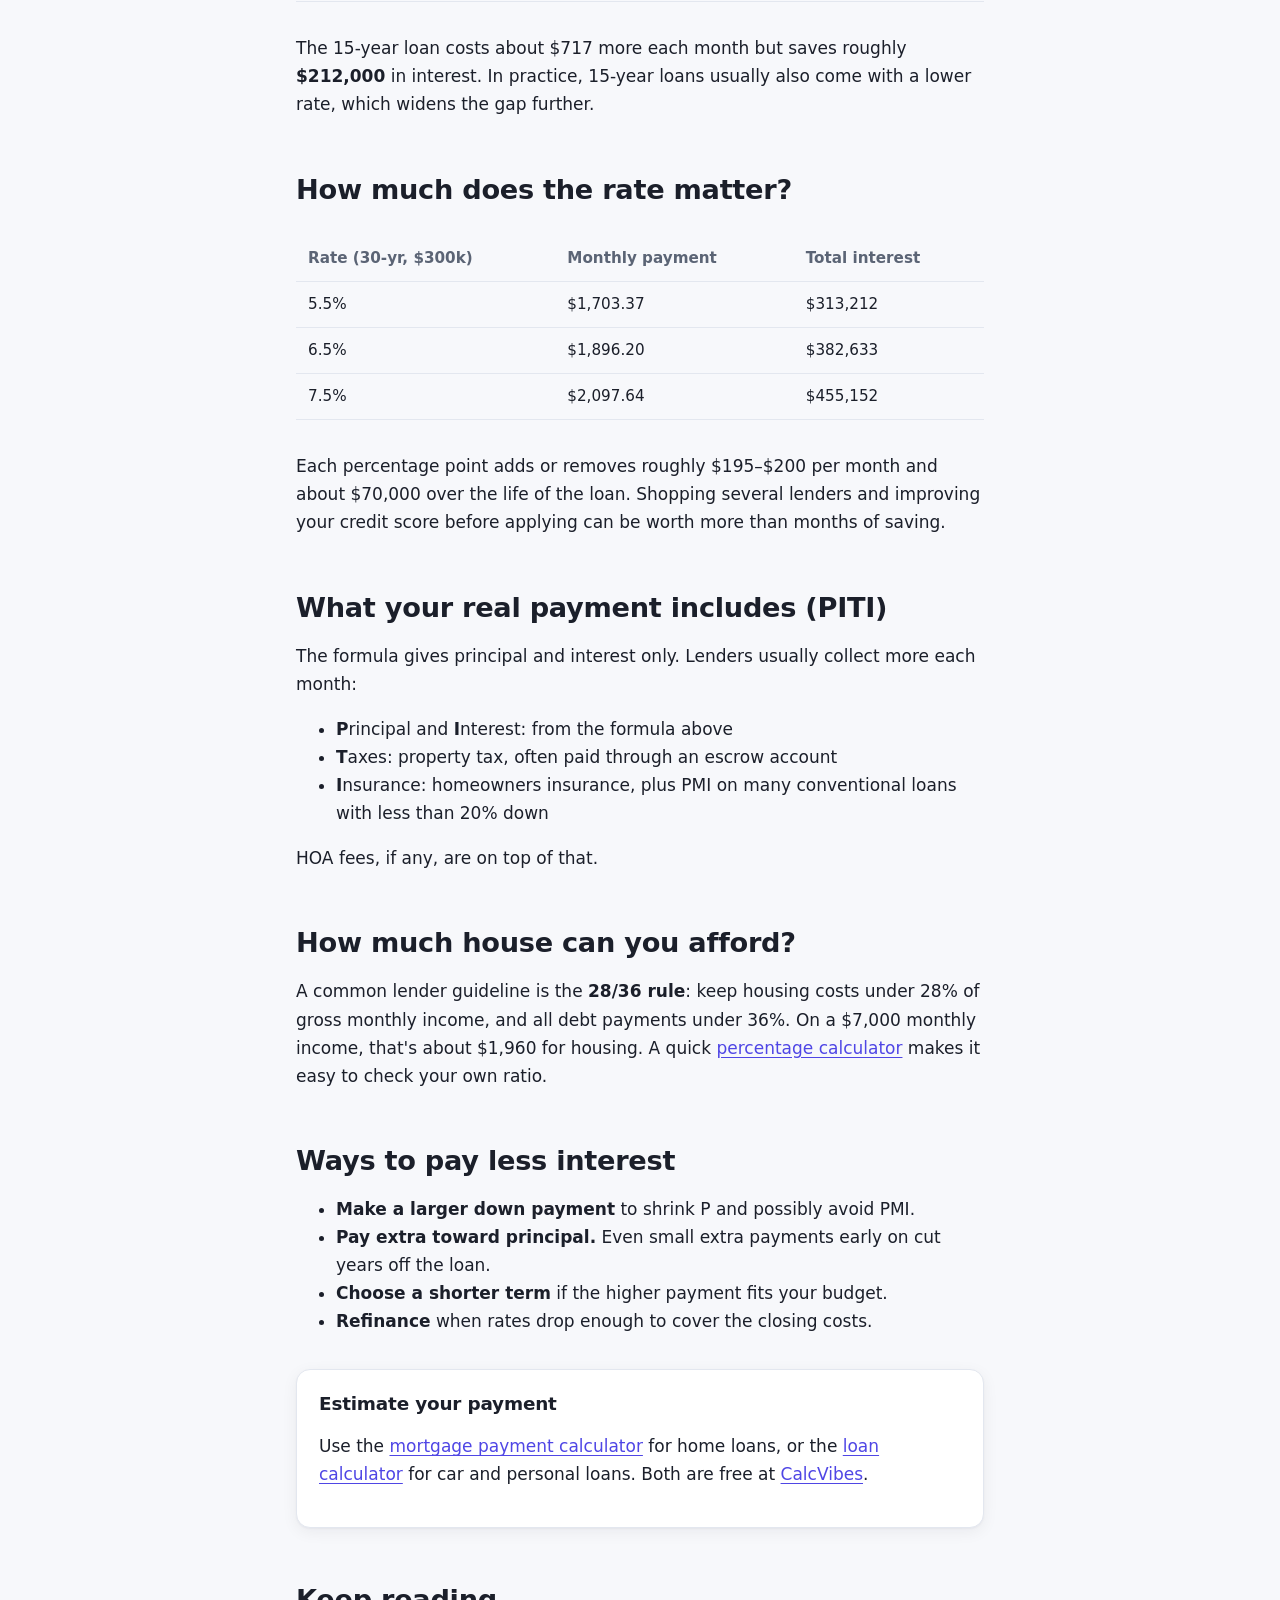
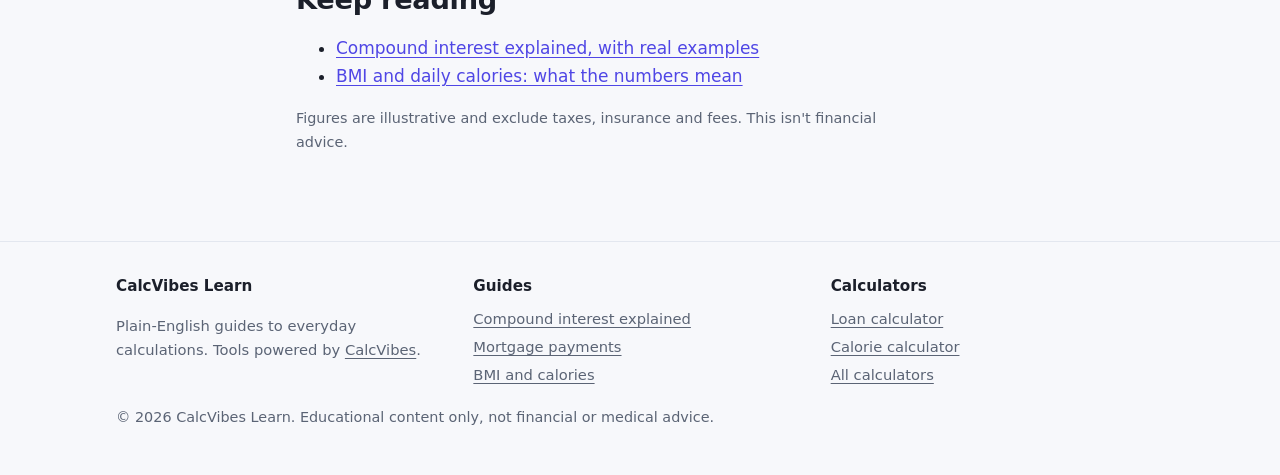
<file: blog/mortgage-payment-guide/index.html>
<!doctype html>
<html lang="en">
<head>
  <meta charset="utf-8">
  <meta name="viewport" content="width=device-width, initial-scale=1">
  <title>How Mortgage Payments Are Calculated: Formula &amp; 15 vs 30-Year Examples | CalcVibes Learn</title>
  <link rel="icon" href="/favicon.ico" sizes="any">
  <link rel="icon" type="image/png" sizes="32x32" href="/assets/favicon-32x32.png">
  <link rel="icon" type="image/png" sizes="16x16" href="/assets/favicon-16x16.png">
  <link rel="apple-touch-icon" href="/assets/apple-touch-icon.png">
  <meta name="description" content="See exactly how a monthly mortgage payment is calculated, with a worked $300,000 example, 15 vs 30-year comparison, rate sensitivity and what PITI includes.">
  <link rel="canonical" href="https://nomioo7.github.io/blog/mortgage-payment-guide/">
  <meta property="og:type" content="article">
  <meta property="og:title" content="How Mortgage Payments Are Calculated">
  <meta property="og:description" content="The amortization formula step by step, with 15 vs 30-year loans compared.">
  <meta property="og:url" content="https://nomioo7.github.io/blog/mortgage-payment-guide/">
  <link rel="stylesheet" href="../../assets/style.css">
  <script type="application/ld+json">
  {
    "@context": "https://schema.org",
    "@type": "BlogPosting",
    "headline": "How Mortgage Payments Are Calculated",
    "datePublished": "2026-11-18",
    "dateModified": "2026-11-18",
    "author": { "@type": "Organization", "name": "CalcVibes", "url": "https://calcvibes.com/" },
    "mainEntityOfPage": "https://nomioo7.github.io/blog/mortgage-payment-guide/"
  }
  </script>
</head>
<body>
  <a class="skip" href="#main">Skip to content</a>
  <header class="site-header">
    <div class="wrap">
      <a class="logo" href="../../">Calc<span>Vibes</span> Learn</a>
      <nav class="nav" aria-label="Main">
        <a href="../../">Home</a>
        <a href="../compound-interest-guide/">Compound Interest</a>
        <a href="../mortgage-payment-guide/" aria-current="page">Mortgages</a>
        <a href="../bmi-and-calories-guide/">BMI &amp; Calories</a>
        <a href="https://calcvibes.com/">CalcVibes.com</a>
      </nav>
    </div>
  </header>

  <main id="main" class="article">
    <p class="crumbs"><a href="../../">Home</a> › Finance</p>
    <h1>How Mortgage Payments Are Calculated</h1>
    <p class="meta">Updated November 18, 2026 · 7 min read</p>

    <p>
      A fixed-rate mortgage payment stays the same every month, but what's inside it changes. Early on, most of
      the payment goes to interest. By the end, almost all of it pays down the loan itself. Once you see the
      formula, the reason is obvious, and so are the levers that lower your total cost.
    </p>

    <h2>The monthly payment formula</h2>
    <p class="formula">M = P × [ r(1 + r)<sup>n</sup> ] / [ (1 + r)<sup>n</sup> − 1 ]</p>
    <ul>
      <li><strong>M</strong>: monthly principal and interest payment</li>
      <li><strong>P</strong>: loan amount (home price minus down payment)</li>
      <li><strong>r</strong>: monthly interest rate (annual rate ÷ 12)</li>
      <li><strong>n</strong>: total number of payments (years × 12)</li>
    </ul>

    <h2>Worked example: $300,000 at 6.5% for 30 years</h2>
    <ol>
      <li>Monthly rate: r = 0.065 ÷ 12 ≈ 0.0054167</li>
      <li>Number of payments: n = 30 × 12 = 360</li>
      <li>(1 + r)<sup>360</sup> ≈ 6.992</li>
      <li>M = 300,000 × (0.0054167 × 6.992) ÷ (6.992 − 1) ≈ <strong>$1,896.20</strong></li>
    </ol>
    <p>
      Over 360 payments you pay about <strong>$682,633</strong> in total, and <strong>$382,633</strong> of that is
      interest. That's more than the amount you borrowed.
    </p>
    <p>
      In month one, interest is 300,000 × 0.0054167 = <strong>$1,625</strong>, so only $271.20 of your first
      payment reduces the balance. Each month the balance shrinks a little, interest falls, and more of the same
      payment goes to principal. This schedule is called <em>amortization</em>.
    </p>

    <div class="callout">
      <strong>Skip the algebra:</strong> enter your loan amount, rate and term in the
      <a href="https://calcvibes.com/finance/mortgage-calculator/">free mortgage calculator on CalcVibes</a>
      to see your payment and total interest.
    </div>

    <h2>15-year vs 30-year mortgage</h2>
    <p>Same $300,000 loan, same 6.5% rate, different terms:</p>
    <div class="table-scroll">
      <table>
        <thead><tr><th>Term</th><th>Monthly payment</th><th>Total paid</th><th>Total interest</th></tr></thead>
        <tbody>
          <tr><td>30 years</td><td>$1,896.20</td><td>$682,633</td><td>$382,633</td></tr>
          <tr><td>15 years</td><td>$2,613.32</td><td>$470,398</td><td>$170,398</td></tr>
        </tbody>
      </table>
    </div>
    <p>
      The 15-year loan costs about $717 more each month but saves roughly <strong>$212,000</strong> in interest.
      In practice, 15-year loans usually also come with a lower rate, which widens the gap further.
    </p>

    <h2>How much does the rate matter?</h2>
    <div class="table-scroll">
      <table>
        <thead><tr><th>Rate (30-yr, $300k)</th><th>Monthly payment</th><th>Total interest</th></tr></thead>
        <tbody>
          <tr><td>5.5%</td><td>$1,703.37</td><td>$313,212</td></tr>
          <tr><td>6.5%</td><td>$1,896.20</td><td>$382,633</td></tr>
          <tr><td>7.5%</td><td>$2,097.64</td><td>$455,152</td></tr>
        </tbody>
      </table>
    </div>
    <p>
      Each percentage point adds or removes roughly $195–$200 per month and about $70,000 over the life of the
      loan. Shopping several lenders and improving your credit score before applying can be worth more than
      months of saving.
    </p>

    <h2>What your real payment includes (PITI)</h2>
    <p>The formula gives principal and interest only. Lenders usually collect more each month:</p>
    <ul>
      <li><strong>P</strong>rincipal and <strong>I</strong>nterest: from the formula above</li>
      <li><strong>T</strong>axes: property tax, often paid through an escrow account</li>
      <li><strong>I</strong>nsurance: homeowners insurance, plus PMI on many conventional loans with less than 20% down</li>
    </ul>
    <p>HOA fees, if any, are on top of that.</p>

    <h2>How much house can you afford?</h2>
    <p>
      A common lender guideline is the <strong>28/36 rule</strong>: keep housing costs under 28% of gross monthly
      income, and all debt payments under 36%. On a $7,000 monthly income, that's about $1,960 for housing.
      A quick <a href="https://calcvibes.com/calculators/mathematics/percentage-calculator/">percentage calculator</a>
      makes it easy to check your own ratio.
    </p>

    <h2>Ways to pay less interest</h2>
    <ul>
      <li><strong>Make a larger down payment</strong> to shrink P and possibly avoid PMI.</li>
      <li><strong>Pay extra toward principal.</strong> Even small extra payments early on cut years off the loan.</li>
      <li><strong>Choose a shorter term</strong> if the higher payment fits your budget.</li>
      <li><strong>Refinance</strong> when rates drop enough to cover the closing costs.</li>
    </ul>

    <div class="cta">
      <h3>Estimate your payment</h3>
      <p>Use the <a href="https://calcvibes.com/finance/mortgage-calculator/">mortgage payment calculator</a> for home loans, or the <a href="https://calcvibes.com/calculators/finance/loan-calculator/">loan calculator</a> for car and personal loans. Both are free at <a href="https://calcvibes.com/">CalcVibes</a>.</p>
    </div>

    <h2>Keep reading</h2>
    <ul>
      <li><a href="../compound-interest-guide/">Compound interest explained, with real examples</a></li>
      <li><a href="../bmi-and-calories-guide/">BMI and daily calories: what the numbers mean</a></li>
    </ul>
    <p class="note">Figures are illustrative and exclude taxes, insurance and fees. This isn't financial advice.</p>
  </main>

  <footer class="site-footer">
    <div class="wrap">
      <div class="cols">
        <div>
          <h4>CalcVibes Learn</h4>
          <p>Plain-English guides to everyday calculations. Tools powered by <a href="https://calcvibes.com/">CalcVibes</a>.</p>
        </div>
        <div>
          <h4>Guides</h4>
          <ul>
            <li><a href="../compound-interest-guide/">Compound interest explained</a></li>
            <li><a href="../mortgage-payment-guide/">Mortgage payments</a></li>
            <li><a href="../bmi-and-calories-guide/">BMI and calories</a></li>
          </ul>
        </div>
        <div>
          <h4>Calculators</h4>
          <ul>
            <li><a href="https://calcvibes.com/calculators/finance/loan-calculator/">Loan calculator</a></li>
            <li><a href="https://calcvibes.com/health/calorie-calculator/">Calorie calculator</a></li>
            <li><a href="https://calcvibes.com/calculators/">All calculators</a></li>
          </ul>
        </div>
      </div>
      <p class="note">© 2026 CalcVibes Learn. Educational content only, not financial or medical advice.</p>
    </div>
  </footer>
</body>
</html>
</file>
<file: assets/style.css>
:root {
  --bg: #f7f8fb;
  --surface: #ffffff;
  --text: #1b1f2a;
  --muted: #5b6475;
  --border: #e3e7ef;
  --brand: #4f46e5;
  --brand-ink: #ffffff;
  --brand-soft: #eef0ff;
  --accent: #0ea5a4;
  --radius: 14px;
  --shadow: 0 1px 2px rgba(16, 24, 40, .04), 0 4px 16px rgba(16, 24, 40, .06);
  --max: 1080px;
  --prose: 720px;
}
@media (prefers-color-scheme: dark) {
  :root {
    --bg: #0f1218;
    --surface: #171b24;
    --text: #e8ebf2;
    --muted: #9aa3b5;
    --border: #272d3a;
    --brand: #8b85ff;
    --brand-ink: #0f1218;
    --brand-soft: #1f2236;
    --accent: #2dd4bf;
    --shadow: none;
  }
}

* { box-sizing: border-box; }
html { -webkit-text-size-adjust: 100%; }
body {
  margin: 0;
  background: var(--bg);
  color: var(--text);
  font: 17px/1.65 system-ui, -apple-system, "Segoe UI", Roboto, "Helvetica Neue", Arial, sans-serif;
}
img { max-width: 100%; height: auto; }
a { color: var(--brand); text-underline-offset: 3px; }
a:hover { text-decoration-thickness: 2px; }
h1, h2, h3 { line-height: 1.25; letter-spacing: -.01em; }
h1 { font-size: clamp(1.9rem, 4.5vw, 2.8rem); margin: .2em 0 .4em; }
h2 { font-size: clamp(1.35rem, 3vw, 1.7rem); margin: 2em 0 .5em; }
h3 { font-size: 1.15rem; margin: 1.5em 0 .4em; }

.wrap { max-width: var(--max); margin: 0 auto; padding: 0 16px; }
.skip { position: absolute; left: -9999px; }
.skip:focus { left: 16px; top: 8px; background: var(--surface); padding: 8px 12px; z-index: 10; }

/* Header */
.site-header { background: var(--surface); border-bottom: 1px solid var(--border); }
.site-header .wrap { display: flex; align-items: center; justify-content: space-between; gap: 16px; min-height: 64px; flex-wrap: wrap; }
.logo { font-weight: 800; font-size: 1.15rem; color: var(--text); text-decoration: none; }
.logo span { color: var(--brand); }
.nav { display: flex; gap: 18px; flex-wrap: wrap; font-size: .95rem; }
.nav a { color: var(--muted); text-decoration: none; }
.nav a:hover, .nav a[aria-current="page"] { color: var(--text); }

/* Hero */
.hero { padding: 64px 0 40px; }
.eyebrow { display: inline-block; font-size: .8rem; font-weight: 700; letter-spacing: .08em; text-transform: uppercase; color: var(--brand); background: var(--brand-soft); padding: 4px 10px; border-radius: 999px; }
.hero p.lead { font-size: 1.15rem; color: var(--muted); max-width: 640px; }
.btns { display: flex; gap: 12px; flex-wrap: wrap; margin-top: 24px; }
.btn { display: inline-block; padding: 12px 20px; border-radius: 10px; font-weight: 600; text-decoration: none; border: 1px solid var(--border); color: var(--text); background: var(--surface); }
.btn.primary { background: var(--brand); color: var(--brand-ink); border-color: var(--brand); }

/* Sections and cards */
section.block { padding: 32px 0; }
.section-head p { color: var(--muted); margin-top: 0; }
.grid { display: grid; gap: 16px; grid-template-columns: repeat(auto-fill, minmax(240px, 1fr)); }
.card { background: var(--surface); border: 1px solid var(--border); border-radius: var(--radius); padding: 20px; box-shadow: var(--shadow); }
.card h3 { margin-top: 0; }
.card p { color: var(--muted); margin: .4em 0 .8em; font-size: .97rem; }
.card .tag { font-size: .75rem; font-weight: 700; text-transform: uppercase; letter-spacing: .06em; color: var(--accent); }
.card .more { font-weight: 600; }

/* Article */
.article { max-width: var(--prose); margin: 0 auto; padding: 40px 16px 24px; }
.meta { color: var(--muted); font-size: .92rem; }
.crumbs { font-size: .9rem; color: var(--muted); }
.crumbs a { color: var(--muted); }
.article p, .article li { max-width: 68ch; }
.formula { background: var(--brand-soft); border-radius: 10px; padding: 14px 16px; font-family: ui-monospace, SFMono-Regular, Consolas, monospace; font-size: .98rem; overflow-x: auto; }
.callout { border-left: 4px solid var(--brand); background: var(--surface); padding: 14px 18px; border-radius: 0 10px 10px 0; margin: 1.5em 0; box-shadow: var(--shadow); }
.cta { background: var(--surface); border: 1px solid var(--border); border-radius: var(--radius); padding: 22px; margin: 2em 0; box-shadow: var(--shadow); }
.cta h3 { margin-top: 0; }
.table-scroll { overflow-x: auto; }
table { border-collapse: collapse; width: 100%; font-size: .95rem; margin: 1em 0; }
th, td { text-align: left; padding: 10px 12px; border-bottom: 1px solid var(--border); white-space: nowrap; }
th { color: var(--muted); font-weight: 600; }
.note { font-size: .9rem; color: var(--muted); }
details { background: var(--surface); border: 1px solid var(--border); border-radius: 10px; padding: 12px 16px; margin: 10px 0; }
summary { cursor: pointer; font-weight: 600; }

/* Footer */
.site-footer { border-top: 1px solid var(--border); margin-top: 48px; padding: 32px 0; color: var(--muted); font-size: .92rem; }
.site-footer .cols { display: grid; gap: 24px; grid-template-columns: repeat(auto-fit, minmax(200px, 1fr)); }
.site-footer h4 { color: var(--text); margin: 0 0 8px; font-size: .95rem; }
.site-footer ul { list-style: none; padding: 0; margin: 0; }
.site-footer li { margin: 4px 0; }
.site-footer a { color: var(--muted); }
</file>
